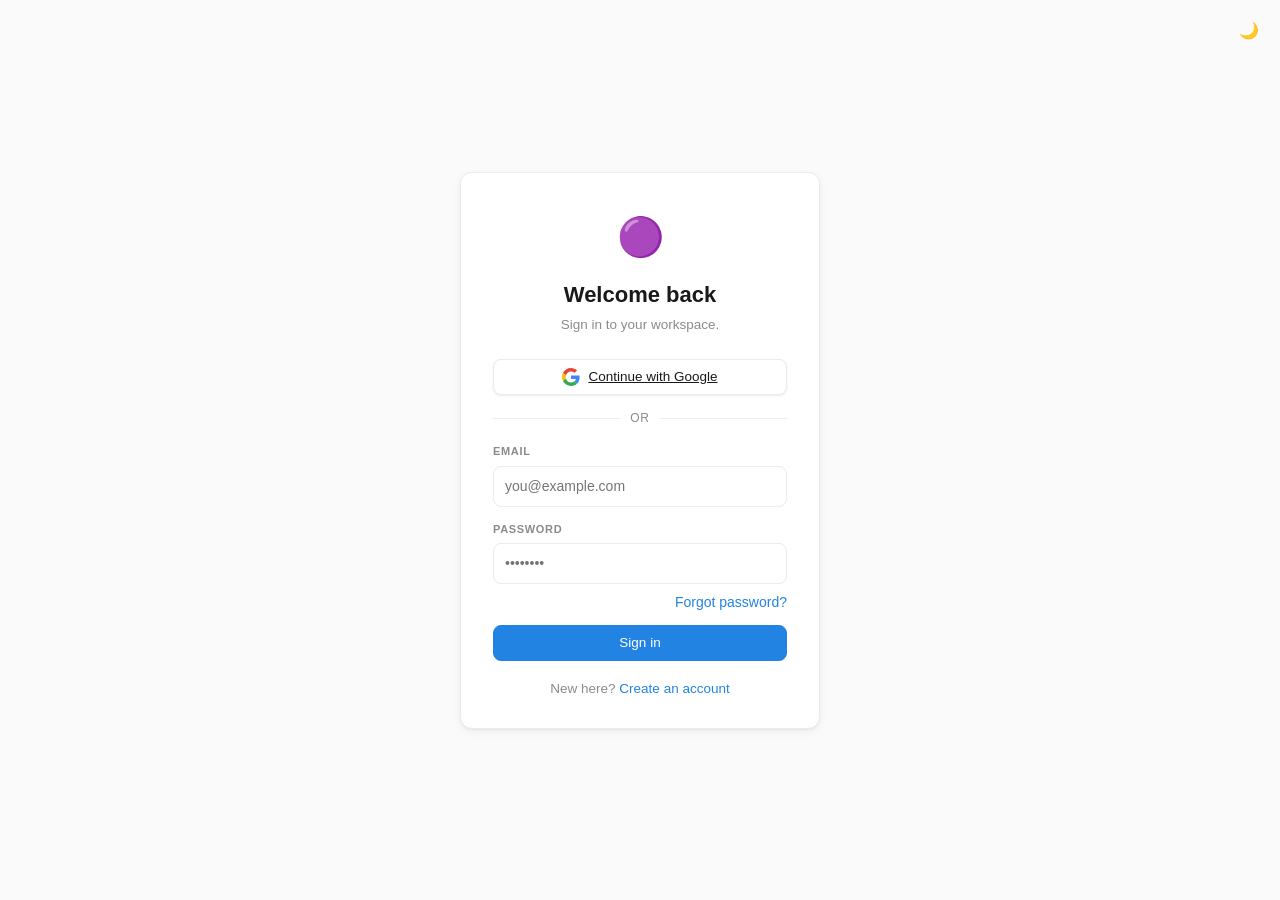
<file: static/index.html>
<!doctype html>
<html lang="en">
<head>
<meta charset="utf-8">
<meta name="viewport" content="width=device-width, initial-scale=1, viewport-fit=cover, interactive-widget=resizes-content">
<title>Workspace — Tasks & Notes</title>
<script>
  // Apply the saved (or OS-preferred) theme before first paint to avoid a flash.
  (function () {
    var t = null;
    try { t = localStorage.getItem("notes_theme"); } catch (e) { /* private mode */ }
    if (t !== "light" && t !== "dark") {
      t = window.matchMedia && window.matchMedia("(prefers-color-scheme: dark)").matches
        ? "dark" : "light";
    }
    document.documentElement.dataset.theme = t;
  })();
</script>
<link rel="stylesheet" href="style.css?v=__CSS_VERSION__">
</head>
<body>

<!-- ================= Auth view ================= -->
<section id="auth-view" class="auth-view" hidden>
  <button id="theme-toggle-auth" class="btn-icon theme-toggle-auth" type="button" title="Switch to dark mode">🌙</button>
  <div class="auth-card">
    <div class="auth-logo">🟣</div>
    <h1 id="auth-title">Welcome back</h1>
    <p class="auth-sub" id="auth-sub">Sign in to your workspace.</p>
    <a href="/auth/google/login" id="google-btn" class="btn btn-google btn-block" role="button">
      <svg viewBox="0 0 48 48" width="18" height="18" aria-hidden="true">
        <path fill="#EA4335" d="M24 9.5c3.54 0 6.71 1.22 9.21 3.6l6.85-6.85C35.9 2.38 30.47 0 24 0 14.62 0 6.51 5.38 2.56 13.22l7.98 6.19C12.43 13.72 17.74 9.5 24 9.5z"/>
        <path fill="#4285F4" d="M46.98 24.55c0-1.57-.15-3.09-.38-4.55H24v9.02h12.94c-.58 2.96-2.26 5.48-4.78 7.18l7.73 6c4.51-4.18 7.09-10.36 7.09-17.65z"/>
        <path fill="#FBBC05" d="M10.53 28.59c-.48-1.45-.76-2.99-.76-4.59s.27-3.14.76-4.59l-7.98-6.19C.92 16.46 0 20.12 0 24c0 3.88.92 7.54 2.56 10.78l7.97-6.19z"/>
        <path fill="#34A853" d="M24 48c6.48 0 11.93-2.13 15.89-5.81l-7.73-6c-2.15 1.45-4.92 2.3-8.16 2.3-6.26 0-11.57-4.22-13.47-9.91l-7.98 6.19C6.51 42.62 14.62 48 24 48z"/>
      </svg>
      Continue with Google
    </a>
    <div class="or-divider"><span>or</span></div>
    <form id="auth-form" autocomplete="on">
      <label class="field">
        <span>Email</span>
        <input type="email" id="auth-email" required placeholder="you@example.com" maxlength="255">
      </label>
      <label class="field">
        <span>Password</span>
        <input type="password" id="auth-password" required minlength="8" placeholder="••••••••" maxlength="128">
      </label>
      <p class="field-hint-row">
        <button type="button" id="forgot-password-btn" class="btn-link">Forgot password?</button>
      </p>
      <p id="auth-error" class="auth-error" role="alert" hidden></p>
      <p id="auth-resend-line" class="auth-hint" hidden>
        Didn't get the verification email?
        <button type="button" id="auth-resend-btn" class="btn-link">Resend link</button>
      </p>
      <button type="submit" id="auth-submit" class="btn btn-primary btn-block">Sign in</button>
    </form>

    <form id="forgot-form" class="auth-form" hidden>
      <label class="field">
        <span>Email</span>
        <input type="email" id="forgot-email" required placeholder="you@example.com" maxlength="255">
      </label>
      <p id="forgot-error" class="auth-error" role="alert" hidden></p>
      <button type="submit" id="forgot-submit" class="btn btn-primary btn-block">Send reset link</button>
      <p class="auth-switch">
        <button type="button" id="forgot-back-btn" class="btn-link">Back to sign in</button>
      </p>
    </form>

    <p class="auth-switch" id="auth-switch">
      <span id="auth-switch-text">New here?</span>
      <button type="button" id="auth-switch-btn" class="btn-link">Create an account</button>
    </p>
  </div>
</section>

<!-- ================= App view ================= -->
<div id="app-view" class="app" hidden>

  <aside class="sidebar" id="sidebar">
    <header class="ws-head">
      <span class="ws-avatar">🟪</span>
      <div class="ws-names">
        <strong>My Workspace</strong>
        <span class="ws-plan">Free plan</span>
      </div>
      <button id="collapse-btn" class="btn-icon" type="button" title="Collapse sidebar">«</button>
    </header>

    <div class="tab-row" role="tablist">
      <button class="tab active" data-view="home" type="button">Home</button>
      <button class="tab" data-view="notes" type="button">Notes</button>
    </div>

    <nav class="side-scroll">
      <section class="side-group open">
        <div class="group-head-row">
          <button class="group-head" type="button"><span class="gh-icon">📅</span><span>Upcoming events</span><i class="chev">▾</i></button>
          <button id="add-event-btn" class="btn-icon add-event-btn" type="button" title="Add event">+</button>
        </div>
        <div class="group-body">
          <div id="event-list"></div>
        </div>
      </section>

      <section class="side-group open">
        <button class="group-head" type="button"><span class="gh-icon">🤖</span><span>Agents &amp; tools</span><i class="chev">▾</i></button>
        <div class="group-body">
          <button class="side-item" id="ai-chat-btn" type="button"><span class="si-icon">✨</span><span class="si-label">AI Assistant</span></button>
        </div>
      </section>

      <section class="side-group open">
        <button class="group-head" type="button"><span class="gh-icon">👥</span><span>Teamspaces</span><i class="chev">▾</i></button>
        <div class="group-body">
          <button class="side-item" data-view="home" type="button"><span class="si-icon">🚀</span><span class="si-label">Product board</span></button>
        </div>
      </section>

      <section class="side-group open">
        <button class="group-head" type="button"><span class="gh-icon">🔒</span><span>Private</span><i class="chev">▾</i></button>
        <div class="group-body">
          <button class="side-item" data-view="notes" type="button"><span class="si-icon">📝</span><span class="si-label">My notes</span></button>
        </div>
      </section>
    </nav>

    <footer class="sidebar-foot">
      <span id="user-email" class="foot-email"></span>
      <button id="logout-btn" class="btn-link small" type="button">Log out</button>
    </footer>
  </aside>

  <main class="main">
    <div id="verify-banner" class="verify-banner" hidden>
      <span>⚠️ Please verify your email — keep your account secure.</span>
      <button id="resend-verify-btn" class="btn-link" type="button">Resend email</button>
    </div>
    <header class="main-top">
      <button id="mobile-menu" class="btn-icon" type="button" aria-label="Toggle sidebar">☰</button>
      <nav class="breadcrumb"><span>Workspace</span><span class="crumb-sep">/</span><b id="crumb-page">Home · Product</b></nav>
      <div class="top-actions">
        <button id="theme-toggle" class="btn-icon" type="button" title="Switch to dark mode">🌙</button>
        <button id="search-toggle" class="btn-icon" type="button" title="Search tasks">🔍</button>
        <input id="board-search" class="board-search" placeholder="Filter tasks…" hidden>
        <button id="sort-btn" class="btn-icon" type="button" title="Sort: manual order">⇅</button>
        <div class="new-wrap">
          <button id="new-task-btn" class="btn btn-primary" type="button">New ▾</button>
          <div id="new-task-menu" class="menu" hidden>
            <button data-status="todo" type="button">To-do</button>
            <button data-status="doing" type="button">In progress</button>
            <button data-status="review" type="button">In review</button>
            <button data-status="done" type="button">Complete</button>
          </div>
        </div>
      </div>
    </header>

    <!-- HOME: kanban board -->
    <section id="view-home" class="view">
      <header class="page-head">
        <h1 class="page-title"><span class="page-icon">📋</span> Company tasks</h1>
        <div class="page-tabs">
          <button class="ptab active" data-board-tab="board" type="button">Board</button>
          <button class="ptab" data-board-tab="timeline" type="button">Timeline</button>
        </div>
      </header>

      <div id="board" class="board"></div>
      <div id="timeline" class="timeline" hidden></div>
    </section>

    <!-- NOTES: editor -->
    <section id="view-notes" class="view" hidden>
      <div class="notes-wrap">
        <div class="notes-side">
          <div class="notes-side-header">
            <span class="notes-side-title">My Notes</span>
            <span id="notes-stats" class="notes-stats">0 notes</span>
          </div>
          <button id="new-note-btn" class="btn btn-primary btn-block" type="button">
            <span>+</span> New note
          </button>
          <div class="search-container">
            <span class="search-icon">🔍</span>
            <input type="search" id="search-input" class="search" placeholder="Search notes…" autocomplete="off">
          </div>
          <nav id="note-list" class="note-list" aria-label="Notes"></nav>
        </div>
        <div class="notes-editor">
          <div id="editor-empty" class="editor-empty">
            <div class="editor-illustration">📝</div>
            <h3>Select a note, or create one</h3>
            <p>Choose a note from the list or start writing a new one. Your edits save automatically.</p>
          </div>
          <div id="editor-pane" class="editor-pane" hidden>
            <header class="editor-toolbar">
              <span id="save-status" class="save-status"></span>
              <span class="toolbar-spacer"></span>
              <button id="favorite-btn" class="btn btn-ghost" type="button" title="Add to favorites">☆ Favorite</button>
              <button id="mode-toggle" class="btn btn-ghost" type="button">Preview</button>
              <button id="delete-btn" class="btn btn-ghost danger" type="button">Delete</button>
            </header>
            <input id="note-title" class="note-title" placeholder="Untitled note..." maxlength="255" autocomplete="off">
            <div id="note-meta" class="note-meta-row" hidden>
              <span id="note-stats"></span>
            </div>
            <div id="todo-progress" class="todo-progress" hidden></div>
            <textarea id="note-content" class="note-content" spellcheck="true" placeholder="Write your note here..."></textarea>
            <div id="note-preview" class="note-preview" hidden></div>
          </div>
        </div>
      </div>
    </section>
  </main>

  <!-- Floating AI assistant bubble (bottom-right) -->
  <button id="ai-fab" class="ai-fab" type="button" aria-label="Open AI assistant" title="AI Assistant">
    <svg class="ai-fab-icon" viewBox="0 0 24 24" width="24" height="24" fill="currentColor" aria-hidden="true">
      <path d="M12 2.6l2.1 5.9 5.9 2.1-5.9 2.1L12 18.6l-2.1-5.9L4 10.6l5.9-2.1L12 2.6z"></path>
      <path d="M19 14.2l.85 2.45 2.45.85-2.45.85-.85 2.45-.85-2.45-2.45-.85 2.45-.85.85-2.45z" opacity=".8"></path>
    </svg>
    <span class="ai-fab-label">Ask AI</span>
    <span class="ai-fab-dot" aria-hidden="true"></span>
  </button>

  <!-- AI assistant slide-over panel -->
  <aside id="ai-panel" class="ai-panel" hidden aria-label="AI assistant">
    <header class="ai-head">
      <span class="ai-head-title"><span class="ai-dot"></span>AI Assistant</span>
      <button id="ai-close" class="btn-icon" type="button" title="Close">✕</button>
    </header>
    <div id="ai-messages" class="ai-messages" aria-live="polite"></div>
    <p id="ai-notice" class="ai-notice" hidden></p>
    <form id="ai-form" class="ai-form">
      <input id="ai-input" class="ai-input" type="text" placeholder="Ask about tasks or notes…" maxlength="4000" autocomplete="off">
      <button id="ai-send" class="btn btn-primary" type="submit">Send</button>
    </form>
  </aside>

  <!-- Add-event modal -->
  <div id="event-modal" class="modal-overlay" hidden>
    <div class="modal" role="dialog" aria-modal="true" aria-labelledby="event-modal-title">
      <header class="modal-head">
        <h2 id="event-modal-title">Add event</h2>
        <button id="event-modal-close" class="btn-icon" type="button" title="Close">✕</button>
      </header>
      <form id="event-form">
        <label class="field">
          <span>Name</span>
          <input id="event-title" required maxlength="255" placeholder="Design review">
        </label>
        <label class="field">
          <span>Description</span>
          <textarea id="event-desc" rows="3" maxlength="2000" placeholder="Optional details…"></textarea>
        </label>
        <label class="field">
          <span>Date</span>
          <input id="event-date" type="date" required>
        </label>
        <p id="event-error" class="auth-error" hidden></p>
        <div class="modal-actions">
          <button type="button" id="event-cancel" class="btn">Cancel</button>
          <button type="submit" class="btn btn-primary">Add event</button>
        </div>
      </form>
    </div>
  </div>

  <!-- Floating ambient insight cards -->
  <div id="float-stack" class="float-stack" aria-live="polite"></div>
</div>

<script src="app.js?v=__APP_VERSION__"></script>
</body>
</html>
</file>
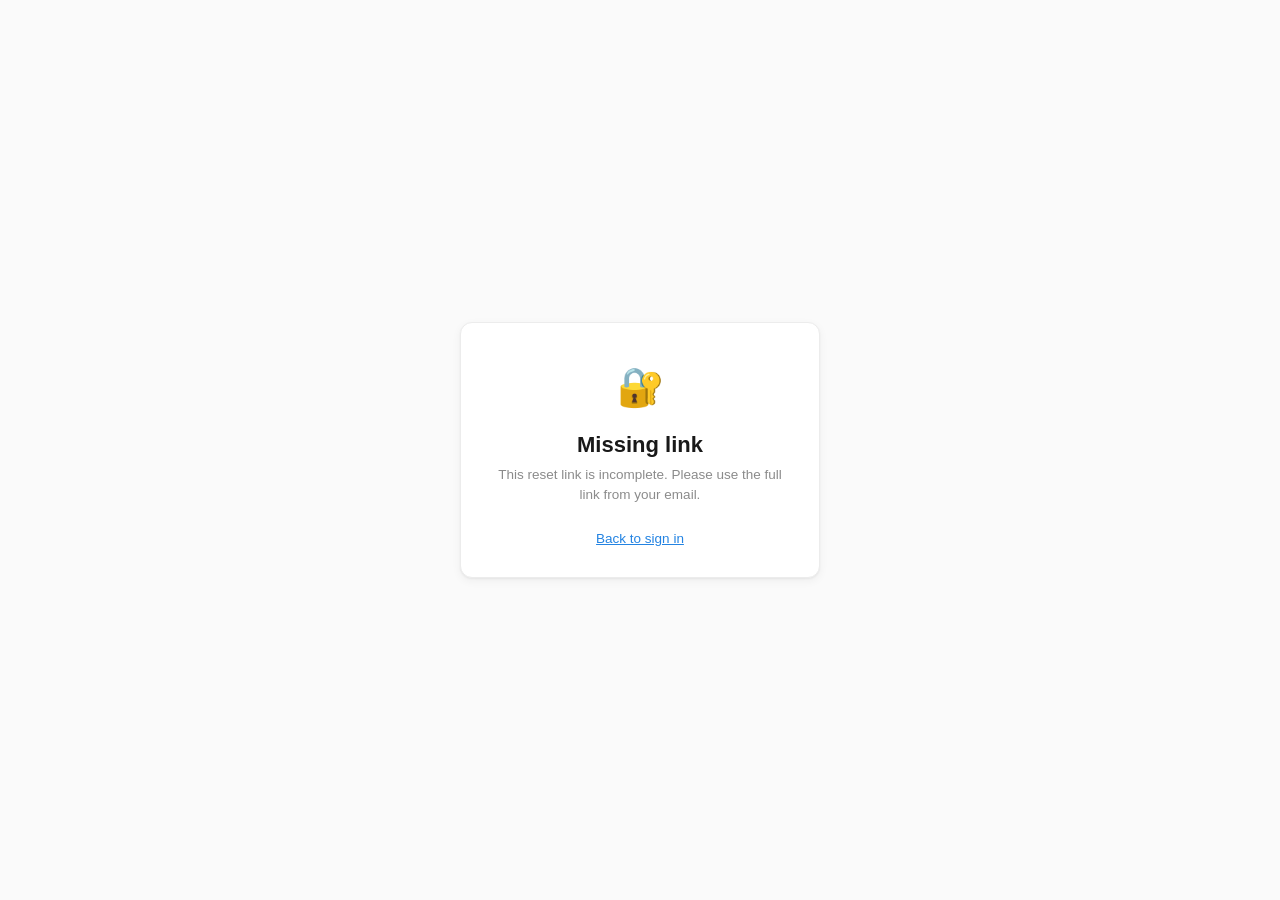
<file: static/reset-password.html>
<!doctype html>
<html lang="en">
<head>
<meta charset="utf-8">
<meta name="viewport" content="width=device-width, initial-scale=1">
<title>Reset your password</title>
<link rel="stylesheet" href="style.css?v=20260830d">
</head>
<body>
<section class="auth-view">
  <div class="auth-card">
    <div class="auth-logo">🔐</div>
    <h1 id="result-title">Reset your password</h1>
    <p id="result-text" class="auth-sub">Choose a new password for your account.</p>
    <form id="reset-form" class="auth-form" autocomplete="on">
      <label class="field">
        <span>New password</span>
        <input type="password" id="reset-password" required minlength="8" maxlength="128" placeholder="At least 8 characters" autocomplete="new-password">
      </label>
      <label class="field">
        <span>Confirm password</span>
        <input type="password" id="reset-confirm" required minlength="8" maxlength="128" placeholder="Repeat the password" autocomplete="new-password">
      </label>
      <p id="result-error" class="auth-error" role="alert" hidden></p>
      <button type="submit" id="reset-submit" class="btn btn-primary btn-block">Set new password</button>
    </form>
    <p class="auth-switch">
      <a href="/" class="btn-link">Back to sign in</a>
    </p>
  </div>
</section>
<script>
(function () {
  var form = document.getElementById("reset-form");
  var password = document.getElementById("reset-password");
  var confirm = document.getElementById("reset-confirm");
  var error = document.getElementById("result-error");
  var submit = document.getElementById("reset-submit");
  var title = document.getElementById("result-title");
  var text = document.getElementById("result-text");
  var token = new URLSearchParams(window.location.search).get("token");

  if (!token) {
    title.textContent = "Missing link";
    text.textContent = "This reset link is incomplete. Please use the full link from your email.";
    form.hidden = true;
    return;
  }

  form.addEventListener("submit", function (event) {
    event.preventDefault();
    error.hidden = true;
    if (password.value !== confirm.value) {
      error.textContent = "Passwords don't match.";
      error.hidden = false;
      return;
    }
    submit.disabled = true;
    fetch("/auth/reset-password", {
      method: "POST",
      headers: { "Content-Type": "application/json" },
      body: JSON.stringify({ token: token, password: password.value })
    })
      .then(function (resp) { return resp.json().then(function (data) { return { ok: resp.ok, data: data }; }); })
      .then(function (result) {
        if (!result.ok) {
          var detail = (result.data && result.data.detail) || "Could not reset the password.";
          error.textContent = detail;
          error.hidden = false;
        } else {
          title.textContent = "Password updated 🎉";
          text.textContent = "You can now sign in with your new password.";
          form.hidden = true;
        }
      })
      .catch(function () {
        error.textContent = "Something went wrong. Please try again.";
        error.hidden = false;
      })
      .finally(function () { submit.disabled = false; });
  });
})();
</script>
</body>
</html>
</file>
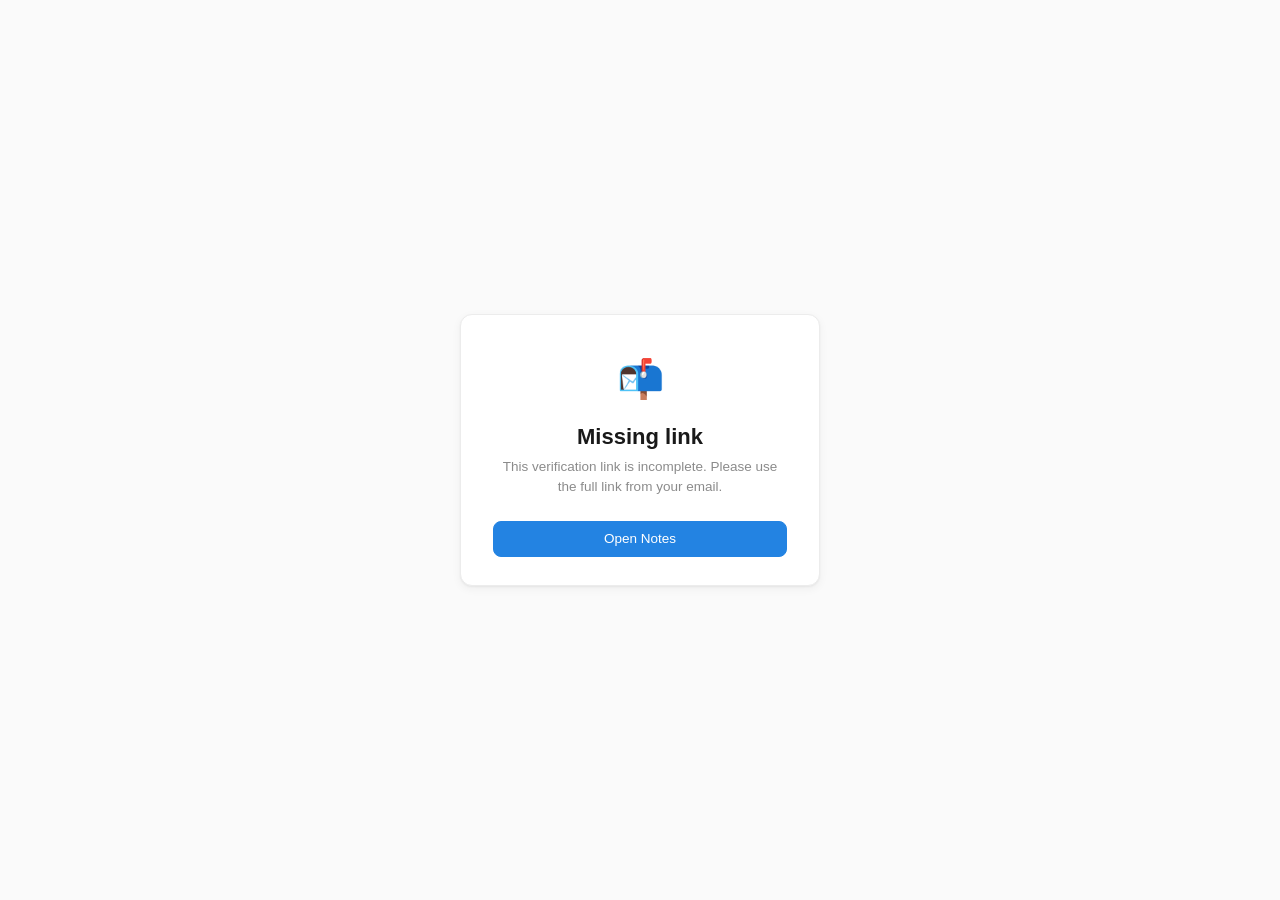
<file: static/verify.html>
<!doctype html>
<html lang="en">
<head>
<meta charset="utf-8">
<meta name="viewport" content="width=device-width, initial-scale=1">
<title>Verify your email</title>
<link rel="stylesheet" href="style.css?v=20260830d">
</head>
<body>
<section class="auth-view">
  <div class="auth-card">
    <div class="auth-logo">📬</div>
    <h1 id="result-title">Verifying…</h1>
    <p id="result-text" class="auth-sub"></p>
    <button id="go-app" class="btn btn-primary btn-block" hidden>Open Notes</button>
  </div>
</section>
<script>
(function () {
  var title = document.getElementById("result-title");
  var text = document.getElementById("result-text");
  var go = document.getElementById("go-app");
  var token = new URLSearchParams(window.location.search).get("token");

  go.addEventListener("click", function () { window.location.href = "/"; });

  if (!token) {
    title.textContent = "Missing link";
    text.textContent = "This verification link is incomplete. Please use the full link from your email.";
    go.hidden = false;
    return;
  }

  fetch("/auth/verify", {
    method: "POST",
    headers: { "Content-Type": "application/json" },
    body: JSON.stringify({ token: token })
  })
    .then(function (resp) { return resp.json().then(function (data) { return { ok: resp.ok, data: data }; }); })
    .then(function (result) {
      if (!result.ok) {
        var detail = (result.data && result.data.detail) || "Verification failed";
        title.textContent = "Could not verify";
        text.textContent = detail;
      } else {
        title.textContent = "Email verified 🎉";
        text.textContent = "Your account is confirmed. You can now sign in.";
      }
    })
    .catch(function () {
      title.textContent = "Could not verify";
      text.textContent = "Something went wrong. Please try again.";
    })
    .finally(function () { go.hidden = false; });
})();
</script>
</body>
</html>
</file>
<file: static/style.css>
/* ============================================================
   Workspace Dashboard — Notion/Linear style
   #FAFAFA sidebar · #191919 ink · #2383E2 accent · status dots
   ============================================================ */

:root {
  color-scheme: light;
  --bg: #ffffff;
  --bg-soft: #fafafa;
  --surface: #ffffff;
  --ink: #191919;
  --muted: #8b8b8b;
  --border: #ececec;
  --hover: #efefef;
  --active: #e4e4e4;
  --accent: #2383e2;
  --accent-hover: #1a75cf;
  --accent-tint: rgba(35, 131, 226, 0.05);
  --accent-ring: rgba(35, 131, 226, 0.12);
  --drop-bg: #f2f8fe;
  --danger-tint: rgba(235, 87, 87, 0.08);
  --success-ink: #15803d;
  --warning-bg: #fff7e6;
  --warning-ink: #7a5b00;
  --warning-border: #f0e0b8;
  --overlay: rgba(15, 15, 15, 0.4);
  --scrollbar: #d9d9d9;
  --scrollbar-hover: #bdbdbd;
  --purple: #8b5cf6;
  --amber: #f59e0b;
  --green: #22c55e;
  --danger: #eb5757;
  --r-sm: 8px;
  --r-md: 10px;
  --r-lg: 12px;
  --card-shadow: 0 1px 2px rgba(15, 15, 15, 0.05), 0 3px 10px rgba(15, 15, 15, 0.05);
  --card-shadow-hover: 0 2px 4px rgba(15, 15, 15, 0.07), 0 8px 20px rgba(15, 15, 15, 0.09);
  --sidebar-w: 240px;
  --speed: 140ms;
}

/* Dark theme — Notion-style: darker canvas, slightly lighter sidebar,
   same accent. data-theme is set pre-paint by an inline <head> script. */
:root[data-theme="dark"] {
  color-scheme: dark;
  --bg: #191919;
  --bg-soft: #202020;
  --surface: #202020;
  --ink: #e9e9e7;
  --muted: #9b9b9b;
  --border: #2e2e2e;
  --hover: #2b2b2b;
  --active: #353535;
  --accent: #2f8de4;
  --accent-hover: #4ba0ec;
  --accent-tint: rgba(47, 141, 228, 0.12);
  --accent-ring: rgba(47, 141, 228, 0.25);
  --drop-bg: rgba(47, 141, 228, 0.15);
  --danger-tint: rgba(235, 87, 87, 0.15);
  --success-ink: #66d98a;
  --warning-bg: #33290e;
  --warning-ink: #f5c84c;
  --warning-border: #4a3c12;
  --overlay: rgba(0, 0, 0, 0.6);
  --scrollbar: #4a4a4a;
  --scrollbar-hover: #5c5c5c;
  --card-shadow: 0 1px 2px rgba(0, 0, 0, 0.4), 0 3px 10px rgba(0, 0, 0, 0.35);
  --card-shadow-hover: 0 2px 4px rgba(0, 0, 0, 0.45), 0 8px 20px rgba(0, 0, 0, 0.5);
}

/* Smooth palette cross-fade while switching (class added by JS for ~240ms) */
html.theme-anim body,
html.theme-anim body *,
html.theme-anim body *::before,
html.theme-anim body *::after {
  transition: background-color 180ms ease, border-color 180ms ease,
    color 180ms ease, box-shadow 180ms ease, fill 180ms ease !important;
}

* { box-sizing: border-box; }

html, body { height: 100%; }

body {
  margin: 0;
  font-family: Inter, ui-sans-serif, -apple-system, "Segoe UI", Helvetica, Arial, sans-serif;
  color: var(--ink);
  background: var(--bg);
  font-size: 14px;
  line-height: 1.5;
  -webkit-font-smoothing: antialiased;
}

button { font: inherit; color: inherit; cursor: pointer; background: none; border: none; }
input, textarea { font: inherit; color: inherit; }
[hidden] { display: none !important; }

::-webkit-scrollbar { width: 10px; height: 10px; }
::-webkit-scrollbar-thumb { background: var(--scrollbar); border-radius: 99px; border: 3px solid transparent; background-clip: content-box; }
::-webkit-scrollbar-thumb:hover { background: var(--scrollbar-hover); border: 3px solid transparent; background-clip: content-box; }

/* ---------------- buttons & primitives ---------------- */

.btn {
  border: 1px solid var(--border);
  background: var(--surface);
  border-radius: var(--r-sm);
  padding: 7px 13px;
  font-weight: 500;
  font-size: 13.5px;
  transition: background var(--speed) ease, transform var(--speed) ease;
}
.btn:hover { background: var(--hover); }
.btn-primary { background: var(--accent); border-color: var(--accent); color: #fff; }
.btn-primary:hover { background: var(--accent-hover); }
.btn-primary:disabled { opacity: 0.6; cursor: default; }
.btn-ghost { border-color: transparent; background: transparent; color: var(--muted); }
.btn-ghost:hover { background: var(--hover); color: var(--ink); }
.btn-ghost.danger:hover { color: var(--danger); background: var(--danger-tint); }
.btn-block { display: block; width: 100%; }
.btn-google {
  display: flex; align-items: center; justify-content: center; gap: 8px;
  background: var(--surface); border: 1px solid var(--border); color: var(--ink);
  box-shadow: 0 1px 2px rgba(60, 64, 67, 0.1);
}
.btn-google:hover { background: var(--hover); }
.or-divider {
  display: flex; align-items: center; gap: 10px;
  color: var(--muted); font-size: 12px; margin: 14px 0 16px; text-transform: uppercase;
  letter-spacing: 0.06em;
}
.or-divider::before, .or-divider::after { content: ""; flex: 1; height: 1px; background: var(--border); }
.btn-link { color: var(--accent); font-weight: 500; padding: 0; }
.btn-link:hover { text-decoration: underline; }
.btn-link.small { font-size: 12.5px; color: var(--muted); font-weight: 400; }
.btn-link.small:hover { color: var(--ink); text-decoration: none; }
.btn-icon {
  width: 30px; height: 30px;
  display: inline-flex; align-items: center; justify-content: center;
  border-radius: var(--r-sm); color: var(--muted); font-size: 14px;
  transition: background var(--speed) ease;
}
.btn-icon:hover { background: var(--hover); color: var(--ink); }

/* ---------------- auth ---------------- */

.auth-view {
  min-height: 100vh;
  display: grid; place-items: center;
  background: var(--bg-soft);
  padding: 24px;
}

/* Theme toggle pinned to the corner of the auth screen */
.theme-toggle-auth {
  position: fixed;
  top: 16px;
  right: 16px;
  font-size: 16px;
}
.auth-card {
  width: min(360px, 100%);
  background: var(--surface);
  border: 1px solid var(--border);
  border-radius: var(--r-lg);
  box-shadow: var(--card-shadow);
  padding: 36px 32px 28px;
  text-align: center;
}
.auth-logo { font-size: 38px; }
.auth-card h1 { font-size: 22px; margin: 12px 0 4px; }
.auth-sub { color: var(--muted); font-size: 13.5px; margin: 0 0 24px; }
.field { display: block; text-align: left; margin-bottom: 14px; }
.field span {
  display: block; font-size: 11px; font-weight: 600;
  letter-spacing: 0.06em; text-transform: uppercase;
  color: var(--muted); margin-bottom: 6px;
}
.field input {
  width: 100%;
  border: 1px solid var(--border);
  border-radius: var(--r-sm);
  padding: 9px 11px;
  outline: none;
  transition: border-color var(--speed) ease, box-shadow var(--speed) ease;
}
.field input:focus {
  border-color: var(--accent);
  box-shadow: 0 0 0 3px rgba(35, 131, 226, 0.16);
}
.auth-error {
  background: rgba(235, 87, 87, 0.1);
  color: var(--danger);
  font-size: 13px;
  border-radius: var(--r-sm);
  padding: 8px 10px;
  margin: 0 0 14px;
  text-align: left;
}
.auth-hint {
  background: rgba(34, 197, 94, 0.1);
  color: #177a3a;
  font-size: 13px;
  border-radius: 8px;
  padding: 9px 12px;
  margin: 0 0 12px;
  text-align: left;
}
.field-hint-row { text-align: right; margin: -6px 0 12px; }
.auth-switch { font-size: 13.5px; color: var(--muted); margin: 18px 0 0; }

/* ---------------- app layout ---------------- */

.app { display: flex; height: 100vh; overflow: hidden; }

/* ---------------- sidebar ---------------- */

.sidebar {
  width: var(--sidebar-w);
  flex-shrink: 0;
  background: var(--bg-soft);
  border-right: 1px solid var(--border);
  display: flex;
  flex-direction: column;
  overflow: hidden;
  transition: width var(--speed) ease;
}

/* Collapse to a slim rail instead of sliding off-screen — this keeps the
   expand (») button reachable, so the sidebar can always be restored. */
@media (min-width: 821px) {
  .sidebar.collapsed { width: 48px; }
  .sidebar.collapsed .ws-head {
    justify-content: center;
    padding: 12px 0 10px;
  }
  .sidebar.collapsed .ws-avatar,
  .sidebar.collapsed .ws-names,
  .sidebar.collapsed .tab-row,
  .sidebar.collapsed .side-scroll,
  .sidebar.collapsed .sidebar-foot { display: none; }
}

.ws-head {
  display: flex; align-items: center; gap: 8px;
  padding: 12px 10px 10px;
}
.ws-avatar {
  width: 30px; height: 30px; flex-shrink: 0;
  display: grid; place-items: center;
  background: var(--purple); border-radius: 8px; font-size: 15px;
}
.ws-names { flex: 1; min-width: 0; }
.ws-names strong { display: block; font-size: 13.5px; white-space: nowrap; overflow: hidden; text-overflow: ellipsis; }
.ws-plan { display: block; font-size: 11px; color: var(--muted); }

/* browser-tab style switcher */
.tab-row {
  display: flex; gap: 2px; padding: 0 10px;
  border-bottom: 1px solid var(--border);
}
.tab {
  padding: 7px 12px 8px;
  font-size: 12.5px; font-weight: 500; color: var(--muted);
  border: 1px solid transparent; border-bottom: none;
  border-radius: 8px 8px 0 0;
  position: relative; top: 1px;
  transition: color var(--speed) ease, background var(--speed) ease;
}
.tab:hover { color: var(--ink); background: var(--hover); }
.tab.active {
  color: var(--ink); background: var(--bg);
  border-color: var(--border);
}

.side-scroll { flex: 1; overflow-y: auto; padding: 8px 8px 12px; }

.side-group { margin-bottom: 2px; }
.group-head {
  width: 100%; display: flex; align-items: center; gap: 8px;
  padding: 6px 8px; border-radius: var(--r-sm);
  font-size: 11px; font-weight: 600; letter-spacing: 0.05em;
  text-transform: uppercase; color: var(--muted);
  transition: background var(--speed) ease;
}
.group-head:hover { background: var(--hover); color: var(--ink); }
.gh-icon { font-size: 13px; }
.group-head span:nth-child(2) { flex: 1; text-align: left; }
.chev { font-style: normal; font-size: 10px; transition: transform var(--speed) ease; }
.side-group:not(.open) .chev { transform: rotate(-90deg); }
.side-group:not(.open) .group-body { display: none; }
.group-body { padding: 2px 0 6px; }

.side-item {
  width: 100%;
  display: flex; align-items: center; gap: 8px;
  padding: 6px 8px 6px 12px;
  border-radius: var(--r-sm);
  font-size: 13px; color: var(--ink);
  text-align: left;
  transition: background var(--speed) ease;
}
.side-item:hover { background: var(--hover); }
.side-item.static { cursor: default; }
.side-item.static:hover { background: transparent; }
.si-icon { width: 20px; height: 20px; display: grid; place-items: center; font-size: 13px; flex-shrink: 0; }
.si-label { flex: 1; white-space: nowrap; overflow: hidden; text-overflow: ellipsis; }
.when { font-size: 11px; color: var(--muted); flex-shrink: 0; }

.sidebar-foot {
  display: flex; align-items: center; justify-content: space-between; gap: 8px;
  padding: 10px 12px;
  border-top: 1px solid var(--border);
  font-size: 12px; color: var(--muted);
}
.foot-email { white-space: nowrap; overflow: hidden; text-overflow: ellipsis; }

/* ---------------- verify banner ---------------- */

.verify-banner {
  display: flex; align-items: center; gap: 10px;
  background: var(--warning-bg); color: var(--warning-ink);
  border-bottom: 1px solid var(--warning-border);
  padding: 8px 20px;
  font-size: 13px;
  flex-shrink: 0;
}
.verify-banner .btn-link { color: #7a5b00; font-weight: 600; }

/* ---------------- main column ---------------- */

.main { flex: 1; min-width: 0; display: flex; flex-direction: column; }

.main-top {
  display: flex; align-items: center; gap: 8px;
  padding: 10px 20px;
  border-bottom: 1px solid var(--border);
  background: var(--bg);
}
#mobile-menu { display: none; }
.breadcrumb { flex: 1; font-size: 13px; color: var(--muted); min-width: 0; white-space: nowrap; overflow: hidden; text-overflow: ellipsis; }
.crumb-sep { margin: 0 6px; color: var(--border); }
.breadcrumb b { color: var(--ink); font-weight: 600; }
.top-actions { display: flex; align-items: center; gap: 6px; }
.board-search {
  width: 200px;
  border: 1px solid var(--border);
  border-radius: var(--r-sm);
  padding: 6px 10px;
  font-size: 13px;
  outline: none;
}
.board-search:focus { border-color: var(--accent); box-shadow: 0 0 0 3px rgba(35, 131, 226, 0.14); }

.new-wrap { position: relative; }
.menu {
  position: absolute; right: 0; top: calc(100% + 6px); z-index: 30;
  background: var(--surface); border: 1px solid var(--border);
  border-radius: var(--r-md); box-shadow: var(--card-shadow-hover);
  min-width: 160px; padding: 5px;
}
.menu button {
  display: block; width: 100%; text-align: left;
  padding: 7px 10px; border-radius: var(--r-sm); font-size: 13px;
}
.menu button:hover { background: var(--hover); }

/* ---------------- page head ---------------- */

.view { flex: 1; overflow-y: auto; }

.page-head { padding: 22px 28px 0; }
.page-title {
  display: flex; align-items: center; gap: 10px;
  font-size: 28px; font-weight: 700; margin: 0 0 10px;
}
.page-icon { font-size: 26px; }
.page-tabs { display: flex; gap: 18px; border-bottom: 1px solid var(--border); }
.ptab {
  padding: 8px 2px; font-size: 13.5px; font-weight: 500; color: var(--muted);
  border-bottom: 2px solid transparent; margin-bottom: -1px;
  transition: color var(--speed) ease, border-color var(--speed) ease;
}
.ptab:hover { color: var(--ink); }
.ptab.active { color: var(--ink); border-color: var(--ink); }

/* ---------------- notes view (enhanced) ---------------- */

.notes-wrap {
  display: flex;
  height: calc(100vh - 53px);
  background: var(--bg-soft);
}

.notes-side {
  width: 280px;
  flex-shrink: 0;
  border-right: 1px solid var(--border);
  background: var(--bg-soft);
  display: flex;
  flex-direction: column;
  gap: 12px;
  padding: 16px 12px;
  transition: width var(--speed) ease, min-width var(--speed) ease;
}
/* Enhanced search with icon */
.search-container {
  position: relative;
  margin-bottom: 10px;
}

.search-container .search-icon {
  position: absolute;
  left: 10px;
  top: 50%;
  transform: translateY(-50%);
  font-size: 14px;
  color: var(--muted);
  pointer-events: none;
}

.search {
  width: 100%;
  border: 1px solid var(--border);
  background: var(--surface);
  border-radius: var(--r-md);
  padding: 8px 12px 8px 36px;
  font-size: 13px;
  outline: none;
  transition: all var(--speed) ease;
  box-shadow: var(--card-shadow);
}

.search:focus {
  border-color: var(--accent);
  box-shadow: 0 0 0 3px rgba(35, 131, 226, 0.14);
}

.note-list {
  flex: 1;
  overflow-y: auto;
  padding: 0 4px;
}

.list-empty {
  color: var(--muted);
  font-size: 13px;
  text-align: center;
  padding: 30px 0;
}

.empty-illustration {
  display: block;
  font-size: 48px;
  margin-bottom: 12px;
  opacity: 0.4;
}

.list-empty p {
  margin: 0;
}

/* Enhanced note items with category indicators */
.note-item {
  display: block;
  width: 100%;
  text-align: left;
  border-radius: var(--r-md);
  padding: 10px 12px;
  margin-bottom: 4px;
  transition: all var(--speed) ease;
  position: relative;
  border-left: 3px solid transparent;
  background: var(--surface);
  box-shadow: var(--card-shadow);
}

.note-item:hover {
  transform: translateX(2px);
  box-shadow: var(--card-shadow-hover);
  background: var(--surface);
}

.note-item:hover .note-category-dot {
  transform: scale(1.15);
}

.note-item.selected {
  background: var(--active);
  border-left-color: var(--accent);
}

.note-item.selected .note-category-dot {
  box-shadow: 0 0 0 2px rgba(35, 131, 226, 0.3);
}

/* Note item content layout */
.note-item-content {
  display: flex;
  align-items: flex-start;
  gap: 8px;
}

/* Category dot indicator */
.note-category-dot {
  width: 8px;
  height: 8px;
  border-radius: 50%;
  flex-shrink: 0;
  margin-top: 3px;
  background: var(--accent);
  transition: transform var(--speed) ease, box-shadow var(--speed) ease;
}

.note-item-title {
  display: block;
  font-size: 13.5px;
  font-weight: 500;
  white-space: nowrap;
  overflow: hidden;
  text-overflow: ellipsis;
  color: var(--ink);
}

.note-item-meta {
  display: block;
  font-size: 11.5px;
  color: var(--muted);
  white-space: nowrap;
  overflow: hidden;
  text-overflow: ellipsis;
  margin-top: 2px;
}

/* Favorite star */
.note-favorite {
  position: absolute;
  right: 8px;
  top: 8px;
  color: var(--amber);
  opacity: 0;
  transition: opacity var(--speed) ease;
  font-size: 14px;
  cursor: pointer;
  line-height: 1;
  padding: 2px;
}

.note-item:hover .note-favorite,
.note-item.selected .note-favorite {
  opacity: 1;
}

/* Favorited notes keep their star visible at all times */
.note-favorite.active {
  opacity: 1;
}

/* Word count shown under each list item */
.note-item-word-count {
  display: block;
  font-size: 10.5px;
  color: var(--muted);
  opacity: 0.75;
  margin-top: 2px;
}

/* Editor toolbar favorite button (active = starred) */
#favorite-btn.fav-active {
  color: var(--amber);
  font-weight: 600;
}

/* Enhanced editor states */
.editor-empty {
  height: 100%;
  display: grid;
  place-items: center;
  color: var(--muted);
}

.editor-illustration {
  font-size: 64px;
  margin-bottom: 16px;
  opacity: 0.25;
}

.editor-empty h3 {
  font-size: 18px;
  font-weight: 600;
  color: var(--ink);
  margin: 0 0 8px;
}

.editor-empty p {
  font-size: 13px;
  margin: 0;
  color: var(--muted);
}

/* Enhanced editor pane */
.editor-pane {
  max-width: 760px;
  margin: 0 auto;
  padding: 32px 40px 100px;
}
/* Glass-morphism toolbar */
.editor-toolbar {
  display: flex;
  align-items: center;
  gap: 8px;
  margin-bottom: 20px;
  min-height: 40px;
  padding-bottom: 12px;
  border-bottom: 1px solid var(--border);
}

.toolbar-spacer {
  flex: 1;
}

/* Enhanced save status */
.save-status {
  font-size: 12px;
  color: var(--muted);
  display: flex;
  align-items: center;
  gap: 6px;
  transition: color var(--speed) ease;
}

.save-status.saved {
  color: var(--green);
}

.save-status .save-icon {
  font-size: 11px;
}

/* Enhanced note title */
.note-title {
  width: 100%;
  border: none;
  outline: none;
  background: none;
  font-size: 28px;
  font-weight: 700;
  padding: 0;
  margin-bottom: 12px;
  color: var(--ink);
  transition: color var(--speed) ease;
}

.note-title::placeholder {
  color: var(--muted);
  font-weight: 400;
}

/* Note meta row */
.note-meta-row {
  display: flex;
  align-items: center;
  gap: 12px;
  margin-bottom: 16px;
  font-size: 12px;
  color: var(--muted);
}
.todo-progress {
  display: flex; align-items: center; gap: 10px;
  font-size: 12px; color: var(--muted);
  margin: 4px 0 2px;
}
.todo-progress .bar { flex: 0 0 140px; height: 5px; background: var(--hover); border-radius: 99px; overflow: hidden; }
.todo-progress .fill { height: 100%; background: var(--accent); transition: width var(--speed) ease; }
.note-content {
  width: 100%;
  min-height: 55vh;
  border: none;
  outline: none;
  background: none;
  resize: none;
  font-size: 15px;
  line-height: 1.7;
  color: var(--ink);
  transition: color var(--speed) ease;
}

.note-content::placeholder {
  color: var(--muted);
}

.note-preview {
  font-size: 15px;
  line-height: 1.7;
  min-height: 55vh;
  color: var(--ink);
}

.note-preview p {
  margin: 0 0 4px;
}

.preview-gap {
  height: 12px;
}

.todo-row {
  display: flex;
  align-items: flex-start;
  gap: 9px;
  padding: 2px 0;
  cursor: pointer;
}

.todo-row input[type="checkbox"] {
  width: 16px;
  height: 16px;
  margin-top: 3px;
  accent-color: var(--accent);
  cursor: pointer;
  flex-shrink: 0;
}

.todo-row.done span {
  color: var(--muted);
  text-decoration: line-through;
}

/* Enhanced new note button */
#new-note-btn {
  width: 100%;
  display: flex;
  align-items: center;
  justify-content: center;
  gap: 8px;
  font-weight: 500;
  transition: all var(--speed) ease;
}

#new-note-btn:hover {
  transform: translateY(-1px);
  box-shadow: var(--card-shadow-hover);
}

/* Category colors for notes */
.category-work {
  background: linear-gradient(135deg, #2f80ed, #1a75cf);
}

.category-personal {
  background: linear-gradient(135deg, #8b5cf6, #7c3aed);
}

.category-ideas {
  background: linear-gradient(135deg, #22c55e, #16a34a);
}

.category-learning {
  background: linear-gradient(135deg, #f59e0b, #d97706);
}

.category-default {
  background: linear-gradient(135deg, #6b7280, #4b5563);
}

/* ---------------- kanban board ---------------- */

.board {
  display: flex;
  gap: 14px;
  padding: 18px 28px 28px;
  overflow-x: auto;
  align-items: flex-start;
  min-height: 70%;
}

.column {
  width: 272px;
  flex-shrink: 0;
  background: var(--bg-soft);
  border: 1px solid var(--border);
  border-radius: var(--r-md);
  display: flex;
  flex-direction: column;
  max-height: calc(100vh - 210px);
  transition: border-color var(--speed) ease, background var(--speed) ease;
}
.column.drop-target { border-color: var(--accent); background: var(--drop-bg); }

.column-head {
  display: flex; align-items: center; gap: 8px;
  padding: 12px 12px 8px;
  font-size: 13px; font-weight: 600;
}
.status-dot { width: 10px; height: 10px; border-radius: 50%; flex-shrink: 0; }
.column-count {
  font-size: 11.5px; font-weight: 500; color: var(--muted);
  background: var(--hover); border-radius: 99px; padding: 1px 7px;
}
.column-body {
  padding: 4px 8px 8px;
  overflow-y: auto;
  display: flex; flex-direction: column; gap: 8px;
  min-height: 60px;
}

.task-card {
  background: var(--surface);
  border: 1px solid var(--border);
  border-radius: var(--r-md);
  box-shadow: var(--card-shadow);
  padding: 10px 10px 10px 12px;
  cursor: grab;
  display: flex; gap: 9px; align-items: flex-start;
  transition: transform var(--speed) ease, box-shadow var(--speed) ease, opacity var(--speed) ease;
  position: relative;
}
.task-card:hover { transform: translateY(-2px); box-shadow: var(--card-shadow-hover); }
.task-card.dragging { opacity: 0.45; cursor: grabbing; }
.task-avatar {
  width: 26px; height: 26px; flex-shrink: 0;
  border-radius: 50%;
  display: grid; place-items: center;
  font-size: 14px;
}
.task-title { flex: 1; font-size: 13.5px; line-height: 1.45; overflow-wrap: anywhere; padding-top: 3px; }
.task-del {
  position: absolute; top: 6px; right: 6px;
  width: 20px; height: 20px;
  border-radius: 6px;
  display: none; place-items: center;
  font-size: 11px; color: var(--muted);
  background: var(--surface); border: 1px solid var(--border);
}
.task-card:hover .task-del { display: grid; }
.task-del:hover { color: var(--danger); border-color: var(--danger); }

.ghost-add {
  border: 1.5px dashed var(--border);
  border-radius: var(--r-md);
  color: var(--muted);
  padding: 9px 10px;
  font-size: 13px;
  text-align: left;
  width: 100%;
  transition: border-color var(--speed) ease, color var(--speed) ease, background var(--speed) ease;
}
.ghost-add:hover { border-color: var(--accent); color: var(--accent); background: var(--accent-tint); }
.ghost-input {
  width: 100%;
  border: 1.5px solid var(--accent);
  border-radius: var(--r-md);
  padding: 9px 10px;
  font-size: 13px;
  outline: none;
  box-shadow: 0 0 0 3px var(--accent-ring);
}

/* ---------------- timeline ---------------- */

.timeline { padding: 6px 28px 40px; max-width: 860px; }
.tl-group { margin-bottom: 22px; }
.tl-head {
  display: flex; align-items: center; gap: 8px;
  font-size: 12px; font-weight: 600;
  text-transform: uppercase; letter-spacing: 0.05em;
  color: var(--muted);
  margin-bottom: 8px;
}
.tl-row {
  display: flex; align-items: center; gap: 10px;
  background: var(--surface);
  border: 1px solid var(--border);
  border-radius: var(--r-md);
  padding: 10px 12px;
  margin-bottom: 6px;
  box-shadow: var(--card-shadow);
}
.tl-row .task-title { padding-top: 0; }
.tl-when { margin-left: auto; font-size: 12px; color: var(--muted); flex-shrink: 0; }
.tl-empty { color: var(--muted); padding: 30px 0; text-align: center; }

/* ---------------- floating insight cards ---------------- */

.float-stack {
  position: fixed;
  right: 20px; top: 70px;
  width: 250px;
  display: flex; flex-direction: column; gap: 10px;
  z-index: 20;
}
.float-card {
  position: relative;
  background: var(--surface);
  border: 1px solid var(--border);
  border-radius: var(--r-md);
  box-shadow: var(--card-shadow-hover);
  padding: 12px 30px 12px 12px;
  display: flex; gap: 9px; align-items: flex-start;
  animation: float-in 220ms ease;
}
@keyframes float-in {
  from { opacity: 0; transform: translateY(6px); }
  to { opacity: 1; transform: none; }
}
.float-avatar {
  width: 26px; height: 26px; flex-shrink: 0;
  border-radius: 50%; display: grid; place-items: center;
  font-size: 14px;
  border: 2px solid var(--bg);
  box-shadow: 0 1px 3px rgba(15, 15, 15, 0.15);
}
.float-text { font-size: 12.5px; line-height: 1.45; }

/* The pastel avatar bubbles come from JS (AVATAR_BG) — tame them on dark */
:root[data-theme="dark"] .task-avatar,
:root[data-theme="dark"] .float-avatar {
  filter: saturate(0.7) brightness(0.8);
}
.float-close {
  position: absolute; top: 5px; right: 5px;
  width: 18px; height: 18px;
  display: grid; place-items: center;
  border-radius: 5px; color: var(--muted); font-size: 10px;
}
.float-close:hover { background: var(--hover); color: var(--ink); }

/* ---------------- responsive ---------------- */

@media (max-width: 900px) {
  .float-stack { display: none; }
}
@media (max-width: 820px) {
  .sidebar {
    position: fixed; inset: 0 auto 0 0; z-index: 40;
    transform: translateX(-100%);
    transition: transform var(--speed) ease;
    box-shadow: var(--card-shadow-hover);
  }
    .sidebar.open { transform: none; }
  /* On mobile: hide via off-canvas transform; collapsed just means hidden */
  .sidebar.collapsed { transform: translateX(-100%); }
  #mobile-menu { display: inline-flex; }
  #collapse-btn { display: none; }
  .page-head { padding: 16px 16px 0; }
  .board { padding: 14px 16px 20px; }
  .timeline { padding: 6px 16px 30px; }
  .notes-wrap { flex-direction: column; height: auto; }
  .notes-side { width: 100%; border-right: none; border-bottom: 1px solid var(--border); }
  /* AI chat: go edge-to-edge and keep the input above the home indicator */
  .ai-panel { width: 100vw; border-left: none; }
  .ai-form {
    padding-bottom: calc(16px + env(safe-area-inset-bottom, 0px));
  }
}

/* ---------------- events (sidebar) ---------------- */

.group-head-row { display: flex; align-items: center; padding-right: 2px; }
.group-head-row .group-head { flex: 1; min-width: 0; }
.add-event-btn { width: 22px; height: 22px; font-size: 13px; flex-shrink: 0; }

.event-item {
  display: flex; align-items: flex-start; gap: 8px;
  padding: 5px 6px 5px 12px;
  border-radius: var(--r-sm);
  position: relative;
  transition: background var(--speed) ease;
}
.event-item:hover { background: var(--hover); }
.event-item .si-icon { width: 18px; height: 18px; font-size: 12px; margin-top: 2px; }
.event-body { flex: 1; min-width: 0; }
.event-title {
  display: block; font-size: 13px; font-weight: 500;
  white-space: nowrap; overflow: hidden; text-overflow: ellipsis;
}
.event-meta { display: flex; align-items: center; gap: 6px; margin-top: 1px; }
.event-meta > span:first-child { font-size: 11px; color: var(--muted); }
.chip {
  font-size: 10px; font-weight: 600;
  padding: 1px 6px; border-radius: 99px;
  background: var(--hover); color: var(--muted);
  white-space: nowrap;
}
.chip.soon { background: rgba(34, 197, 94, 0.14); color: var(--success-ink); }
.chip.overdue { background: rgba(235, 87, 87, 0.12); color: var(--danger); }
.event-del {
  position: absolute; top: 6px; right: 6px;
  width: 18px; height: 18px;
  display: none; place-items: center;
  border-radius: 5px; font-size: 10px; color: var(--muted);
  background: var(--surface); border: 1px solid var(--border);
}
.event-item:hover .event-del { display: grid; }
.event-del:hover { color: var(--danger); border-color: var(--danger); }
.event-empty { font-size: 12px; color: var(--muted); text-align: center; padding: 10px 0 4px; }

/* ---------------- modal ---------------- */

.modal-overlay {
  position: fixed; inset: 0; z-index: 50;
  background: var(--overlay);
  display: grid; place-items: center;
  padding: 20px;
}
.modal {
  width: min(420px, 100%);
  background: var(--surface);
  border-radius: var(--r-lg);
  box-shadow: var(--card-shadow-hover);
  padding: 20px 22px;
  animation: float-in 180ms ease;
}
.modal-head {
  display: flex; align-items: center; justify-content: space-between;
  margin-bottom: 14px;
}
.modal-head h2 { font-size: 17px; margin: 0; }
.modal-actions { display: flex; justify-content: flex-end; gap: 8px; margin-top: 16px; }
.field textarea {
  width: 100%;
  border: 1px solid var(--border);
  border-radius: var(--r-sm);
  padding: 9px 11px;
  outline: none;
  resize: vertical;
  font-size: 13.5px;
}
.field textarea:focus {
  border-color: var(--accent);
  box-shadow: 0 0 0 3px rgba(35, 131, 226, 0.16);
}



/* ============================================================
   AI assistant slide-over panel (Agents & tools)
   ============================================================ */

/* Floating AI assistant button (bottom-right) — matches the app's
   Notion/Linear theme: solid accent blue from the palette tokens (adapts to
   dark theme automatically), Inter type, soft token shadows. An "Ask AI"
   label expands on hover for pointer devices; compact circle on touch. */
.ai-fab {
  position: fixed;
  right: 20px;
  bottom: calc(20px + env(safe-area-inset-bottom, 0px));
  width: 56px;
  height: 56px;
  padding: 0;
  border: 1px solid var(--accent);
  border-radius: 999px;
  background: var(--accent);
  color: #fff;
  font-family: inherit;
  display: flex;
  align-items: center;
  justify-content: center;
  cursor: pointer;
  z-index: 55;
  box-shadow: var(--card-shadow-hover), inset 0 1px 0 rgba(255, 255, 255, 0.18);
  transition: width 0.28s cubic-bezier(0.4, 0, 0.2, 1),
    background var(--speed) ease, border-color var(--speed) ease,
    transform var(--speed) ease, box-shadow var(--speed) ease,
    opacity var(--speed) ease;
}
/* Soft attention pulse in the accent hue (off for reduced-motion users) */
.ai-fab::before {
  content: "";
  position: absolute;
  inset: 0;
  border-radius: inherit;
  box-shadow: 0 0 0 0 rgba(35, 131, 226, 0.35);
  box-shadow: 0 0 0 0 color-mix(in srgb, var(--accent) 35%, transparent);
  animation: ai-fab-pulse 2.6s ease-out infinite;
  pointer-events: none;
}
@keyframes ai-fab-pulse {
  0%   { box-shadow: 0 0 0 0 rgba(35, 131, 226, 0.35), 0 0 0 0 color-mix(in srgb, var(--accent) 35%, transparent); }
  70%  { box-shadow: 0 0 0 16px rgba(35, 131, 226, 0), 0 0 0 16px color-mix(in srgb, var(--accent) 0%, transparent); }
  100% { box-shadow: 0 0 0 0 rgba(35, 131, 226, 0), 0 0 0 0 color-mix(in srgb, var(--accent) 0%, transparent); }
}
@media (prefers-reduced-motion: reduce) {
  .ai-fab::before { animation: none; }
}
.ai-fab:hover {
  width: 148px;
  background: var(--accent-hover);
  border-color: var(--accent-hover);
  transform: translateY(-2px);
  box-shadow: 0 4px 8px rgba(15, 15, 15, 0.08), 0 12px 26px rgba(35, 131, 226, 0.28),
    inset 0 1px 0 rgba(255, 255, 255, 0.18);
}
.ai-fab:active {
  transform: scale(0.94);
}
.ai-fab:focus-visible {
  outline: 3px solid var(--accent-ring);
  outline-offset: 3px;
}
.ai-fab-icon {
  position: relative;
  z-index: 1;
  flex-shrink: 0;
  filter: drop-shadow(0 1px 2px rgba(15, 15, 15, 0.2));
}
.ai-fab-label {
  position: relative;
  z-index: 1;
  max-width: 0;
  margin-left: 0;
  opacity: 0;
  overflow: hidden;
  white-space: nowrap;
  font-family: inherit;
  font-size: 13.5px;
  font-weight: 500;
  letter-spacing: 0.1px;
  transition: max-width 0.28s cubic-bezier(0.4, 0, 0.2, 1), opacity 0.2s ease,
    margin-left 0.28s cubic-bezier(0.4, 0, 0.2, 1);
}
.ai-fab:hover .ai-fab-label,
.ai-fab:focus-visible .ai-fab-label {
  max-width: 90px;
  margin-left: 9px;
  opacity: 1;
}
/* Small "online" badge — green like the assistant's header dot */
.ai-fab-dot {
  position: absolute;
  top: 3px;
  right: 3px;
  width: 12px;
  height: 12px;
  border-radius: 50%;
  background: var(--green);
  box-shadow: 0 0 0 2.5px var(--accent);
  z-index: 1;
}
/* While the panel is open the button folds away (on mobile the panel is
   full-screen, so leaving the button visible would just overlap it). */
.ai-fab.is-hidden {
  opacity: 0;
  pointer-events: none;
  transform: scale(0.6);
}
@media (hover: none) {
  /* Touch devices: never expand, keep the compact circle */
  .ai-fab:hover { width: 56px; background: var(--accent); }
  .ai-fab:hover .ai-fab-label { max-width: 0; margin-left: 0; opacity: 0; }
}

.ai-panel {
  position: fixed;
  top: 0;
  right: 0;
  height: 100vh;
  /* Mobile browsers: 100vh ignores the dynamic URL bar, which pushed the
     message list + input below the visible screen. dvh tracks the real
     visible viewport (falls back to 100vh where unsupported). */
  height: 100dvh;
  width: min(380px, 100vw);
  background: var(--surface);
  border-left: 1px solid var(--border);
  box-shadow: var(--card-shadow-hover);
  display: flex;
  flex-direction: column;
  z-index: 60;
  animation: ai-slide-in var(--speed) ease-out;
}

@keyframes ai-slide-in {
  from { transform: translateX(24px); opacity: 0; }
  to { transform: translateX(0); opacity: 1; }
}

.ai-head {
  display: flex;
  align-items: center;
  justify-content: space-between;
  padding: 14px 16px;
  border-bottom: 1px solid var(--border);
}

.ai-head-title {
  display: flex;
  align-items: center;
  gap: 8px;
  font-weight: 600;
  font-size: 14px;
}

.ai-dot {
  width: 8px;
  height: 8px;
  border-radius: 50%;
  background: var(--green);
  box-shadow: 0 0 0 3px rgba(34, 197, 94, 0.18);
}

.ai-messages {
  flex: 1;
  /* Without min-height:0 the flex item refuses to shrink below its content
     size, so the list overflows the panel (clipped) instead of scrolling. */
  min-height: 0;
  overflow-y: auto;
  -webkit-overflow-scrolling: touch;
  padding: 16px;
  display: flex;
  flex-direction: column;
  gap: 10px;
}

/* Friendly empty state — otherwise the panel opens as a blank area on mobile
   and looks like the messages failed to load. */
.ai-messages:empty::before {
  content: "👋 Hi! Ask me anything about your workspace — e.g. “create a task called Fix login bug in To-do” or “what’s on my calendar?”";
  color: var(--muted);
  font-size: 13px;
  line-height: 1.5;
  padding: 4px 2px;
}

.ai-msg {
  max-width: 88%;
  padding: 9px 12px;
  border-radius: var(--r-md);
  font-size: 13.5px;
  line-height: 1.5;
  white-space: pre-wrap;
  word-break: break-word;
}

.ai-msg-bot {
  align-self: flex-start;
  background: var(--bg-soft);
  border: 1px solid var(--border);
  color: var(--ink);
}

.ai-msg-user {
  align-self: flex-end;
  background: var(--accent);
  color: #fff;
}

.ai-thinking { color: var(--muted); font-style: italic; }

.ai-proposal {
  align-self: stretch;
  border: 1px solid var(--warning-border);
  background: var(--warning-bg);
  border-radius: var(--r-md);
  padding: 10px 12px;
}

.ai-proposal-text {
  margin: 0 0 8px;
  font-size: 13px;
  color: var(--warning-ink);
  font-weight: 500;
}

.ai-proposal-actions { display: flex; gap: 8px; }

.ai-proposal .btn-sm { padding: 4px 12px; font-size: 12.5px; }

.ai-notice {
  margin: 0 16px 8px;
  padding: 8px 10px;
  font-size: 12.5px;
  color: var(--warning-ink);
  background: var(--warning-bg);
  border: 1px solid var(--warning-border);
  border-radius: var(--r-sm);
}

.ai-form {
  display: flex;
  gap: 8px;
  padding: 12px 16px 16px;
  border-top: 1px solid var(--border);
}

.ai-input {
  flex: 1;
  min-width: 0;
  padding: 9px 12px;
  font-size: 13.5px;
  border: 1px solid var(--border);
  border-radius: var(--r-md);
  background: var(--bg);
  color: var(--ink);
  outline: none;
}

.ai-input:focus { border-color: var(--accent); box-shadow: 0 0 0 3px var(--accent-ring); }
.ai-input:disabled { opacity: 0.55; }
</file>
